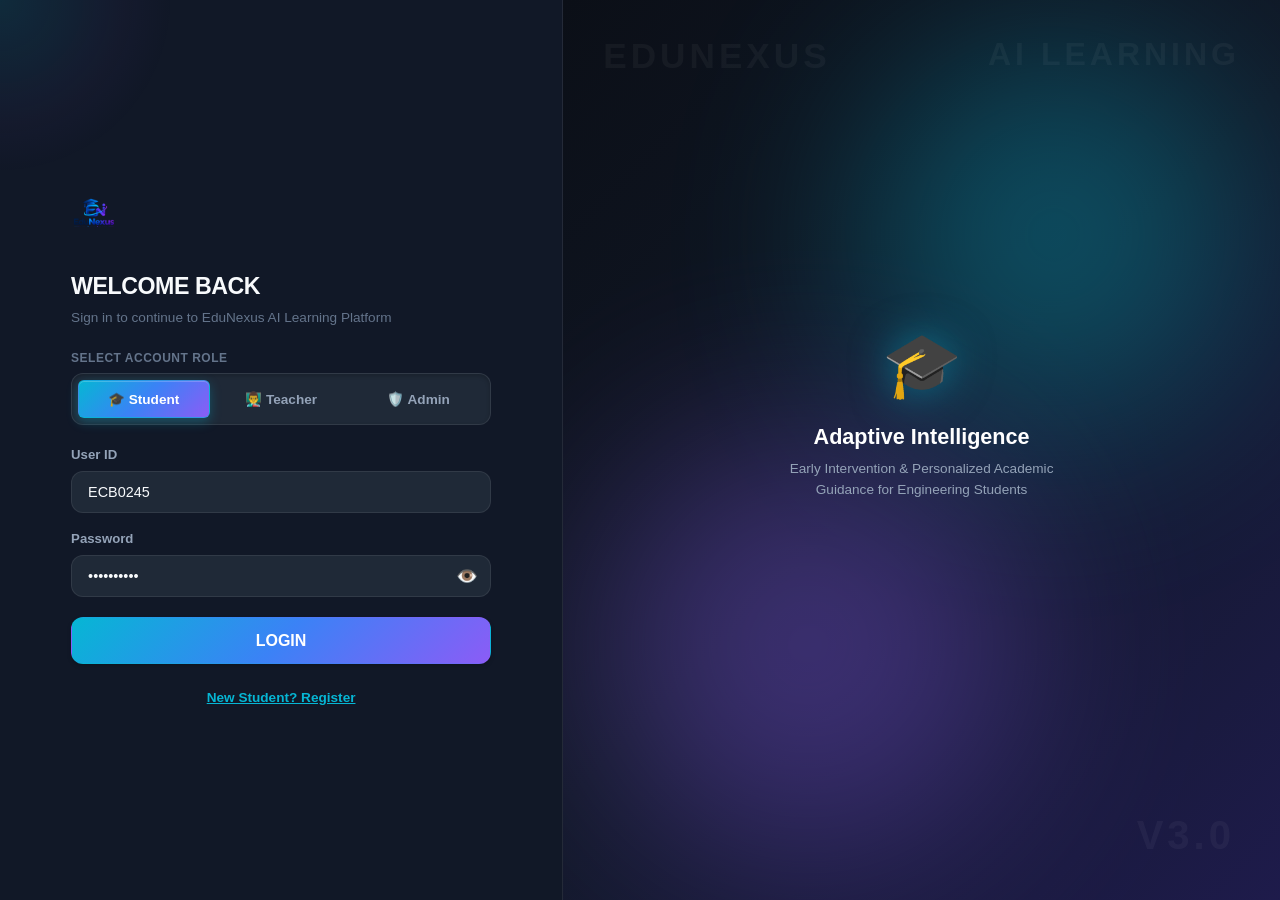
<file: index.html>
<!DOCTYPE html>
<html lang="en" data-theme="dark">
<head>
  <meta charset="UTF-8">
  <meta name="viewport" content="width=device-width, initial-scale=1.0">
  <title>EduNexus — AI-Powered Personalized Learning & Early Intervention</title>
  
  <!-- Modern Typography -->
  <link rel="preconnect" href="https://fonts.googleapis.com">
  <link rel="preconnect" href="https://fonts.gstatic.com" crossorigin>
  <link href="https://fonts.googleapis.com/css2?family=Plus+Jakarta+Sans:wght@400;500;600;700;800&family=JetBrains+Mono:wght@400;600&display=swap" rel="stylesheet">
  
  <!-- CSS Stylesheet System -->
  <link rel="stylesheet" href="css/global.css">
  <link rel="stylesheet" href="css/components.css">
  <link rel="stylesheet" href="css/animations.css">
  <link rel="stylesheet" href="css/auth.css">
  <link rel="stylesheet" href="css/dashboard.css">
  <link rel="stylesheet" href="css/responsive.css">
</head>
<body>

  <!-- SPLASH ENTRANCE SCREEN -->
  <div id="edunexus-splash-screen" class="splash-screen-overlay">
    <div class="splash-logo-wrapper">
      <img src="assets/logo.png" alt="EduNexus — Personalized Learning Platform" class="splash-logo-img">
    </div>
  </div>

  <!-- SPA AUTHENTICATION VIEW WRAPPER -->
  <div id="auth-view-wrapper" style="display: block;"></div>

  <!-- SPA APPLICATION SHELL (PERMANENT FIXED SIDEBAR & HEADER) -->
  <div id="app-shell" class="app-container" style="display: none;">
    <!-- PERMANENT FIXED SIDEBAR WITH USER FOOTER -->
    <aside id="sidebar-container" class="app-sidebar">
      <div class="sidebar-header">
        <a class="sidebar-brand magnetic-target" onclick="Router.navigateDashboard()" title="EduNexus">
          <div class="sidebar-brand-logo-badge">
            <img src="assets/logo.png" alt="EduNexus" class="edunexus-logo-img sidebar-logo-img">
          </div>
          <div class="sidebar-brand-text-container">
            <span class="sidebar-brand-title">EduNexus</span>
            <span class="sidebar-brand-tagline">Learn • Grow • Achieve</span>
          </div>
        </a>
      </div>

      <!-- Navigation Links Scrollable Area -->
      <nav id="sidebar-nav-items" class="sidebar-nav"></nav>

      <!-- PERMANENT SIDEBAR FOOTER USER SECTION -->
      <div class="sidebar-footer" onclick="Auth.openProfileModal(false)" style="cursor:pointer;" title="View Profile">
        <div id="sidebar-user-avatar" class="user-avatar">S</div>
        <div class="user-info">
          <span id="sidebar-user-name" class="user-name">Demo Student</span>
          <span id="sidebar-user-role" class="user-role">STUDENT</span>
        </div>
        <button onclick="event.stopPropagation(); Auth.openProfileModal(true);" class="btn btn-action-ghost btn-sm" style="margin-left: auto; padding: 0.35rem 0.55rem; font-size:0.85rem;" title="Edit Profile">
          ✎
        </button>
      </div>
    </aside>

    <!-- MAIN DASHBOARD CONTENT AREA -->
    <main class="app-main">
      <!-- Top Sticky App Header with Utility Controls -->
      <header class="app-header">
        <div class="header-actions">
          <!-- SINGLE HORIZONTAL GLASS CAPSULE -->
          <div class="glass-header-capsule">
            <!-- 1. NEXAAI PILL -->
            <button class="capsule-item capsule-nexaai" onclick="App.openNexaAIChat()" title="✦ NexaAI Assistant">
              <span class="capsule-icon">✦</span>
              <span class="capsule-text">NexaAI</span>
            </button>

            <div class="capsule-divider"></div>

            <!-- 2. EYE CARE CONTROL -->
            <button class="capsule-item capsule-eyecare" onclick="App.toggleEyeCareTheme()" title="Toggle Eye Protection Mode">
              <span class="capsule-icon">◉</span>
              <span class="capsule-text">Eye Care</span>
            </button>

            <div class="capsule-divider"></div>

            <!-- 3. NOTIFICATION BADGE -->
            <button class="capsule-item capsule-notification" onclick="Notifications.toast('You have no unread notifications.', 'info')" title="Notifications">
              <span class="capsule-icon">🔔</span>
              <span class="capsule-badge">0</span>
            </button>

            <div class="capsule-divider"></div>

            <!-- 4. STUDENT NAME (PLAIN TEXT - NO DROPDOWN ARROW) -->
            <div class="capsule-item capsule-user-name" title="Current Active User">
              <span id="header-user-name">Rahul Meena</span>
            </div>

            <div class="capsule-divider"></div>

            <!-- 5. LOGOUT PILL -->
            <button class="capsule-item capsule-logout" onclick="Auth.logout()" title="Log out of EduNexus">
              <span class="capsule-text">Logout</span>
            </button>
          </div>
        </div>
      </header>

      <!-- Page Body Container (Dynamic SPA Router View) -->
      <div id="page-body-container" class="page-body"></div>
    </main>
  </div>

  <!-- FLOATING ROUND NEXAAI ACTION BUTTON (FIXED BOTTOM-RIGHT) -->
  <button class="nexaai-round-fab" onclick="App.openNexaAIChat()" title="✦ Ask NexaAI Assistant">
    <span style="font-size:1.3rem;">✦</span>
  </button>

  <!-- GLOBAL MODAL OVERLAY CONTAINER -->
  <div id="global-modal-overlay" class="modal-overlay">
    <div class="modal-container">
      <div class="modal-header">
        <h3 id="global-modal-title" class="modal-title">Notification</h3>
        <button class="modal-close" onclick="Notifications.closeModal()">&times;</button>
      </div>
      <div id="global-modal-body" class="modal-body"></div>
      <div id="global-modal-footer" class="modal-footer">
        <button class="btn btn-primary" onclick="Notifications.closeModal()">OK</button>
      </div>
    </div>
  </div>

  <!-- GLOBAL TOAST CONTAINER -->
  <div id="global-toast-container" class="toast-container"></div>

  <!-- JAVASCRIPT MODULAR STACK -->
  <script src="js/storage.js"></script>
  <script src="js/auth.js"></script>
  <script src="js/ai-engine.js"></script>
  <script src="js/quiz.js"></script>
  <script src="js/learning-path.js"></script>
  <script src="js/mindful-break.js"></script>
  <script src="js/student.js"></script>
  <script src="js/teacher.js"></script>
  <script src="js/admin.js"></script>
  <script src="js/subject.js"></script>
  <script src="js/notifications.js"></script>
  <script src="js/animations.js"></script>
  <script src="js/router.js"></script>
  <script src="js/app.js"></script>
</body>
</html>
</file>
<file: css/global.css>
/* ============================================================
   EDUNEXUS — GLOBAL DESIGN SYSTEM & 3-THEME ENGINE
   DARK MODE • LIGHT MODE • EYE PROTECTION MODE
   ============================================================ */

:root {
  /* Color Palette - Dark Theme (Default) */
  --bg-primary: #0B0F17;
  --bg-secondary: #111827;
  --bg-tertiary: #1F2937;
  --bg-card: rgba(17, 24, 39, 0.75);
  --bg-card-hover: rgba(31, 41, 55, 0.85);
  --bg-glass: rgba(17, 24, 39, 0.6);

  --text-primary: #F8FAFC;
  --text-secondary: #94A3B8;
  --text-muted: #64748B;
  
  --accent-cyan: #06B6D4;
  --accent-blue: #3B82F6;
  --accent-purple: #8B5CF6;
  --accent-pink: #EC4899;
  --accent-amber: #F59E0B;
  --accent-emerald: #10B981;
  --accent-rose: #EF4444;

  --gradient-primary: linear-gradient(135deg, #06B6D4 0%, #3B82F6 50%, #8B5CF6 100%);
  --gradient-secondary: linear-gradient(135deg, #3B82F6 0%, #8B5CF6 100%);
  --gradient-glow: radial-gradient(circle at center, rgba(6, 182, 212, 0.15) 0%, rgba(139, 92, 246, 0.05) 50%, transparent 70%);
  --gradient-card: linear-gradient(145deg, rgba(255, 255, 255, 0.05) 0%, rgba(255, 255, 255, 0.01) 100%);

  --border-color: rgba(255, 255, 255, 0.08);
  --border-focus: rgba(6, 182, 212, 0.5);

  --shadow-sm: 0 2px 4px rgba(0, 0, 0, 0.2);
  --shadow-md: 0 4px 12px rgba(0, 0, 0, 0.3);
  --shadow-lg: 0 10px 30px rgba(0, 0, 0, 0.4);
  --shadow-glow: 0 0 20px rgba(6, 182, 212, 0.25);

  --radius-sm: 6px;
  --radius-md: 12px;
  --radius-lg: 20px;
  --radius-full: 9999px;

  --sidebar-width: 250px;
  --sidebar-collapsed-width: 72px;
  --header-height: 70px;

  /* STRICT LAYER Z-INDEX ARCHITECTURE */
  --z-bg: 0;
  --z-decor: 1;
  --z-content: 10;
  --z-header: 100;
  --z-dropdown: 500;
  --z-modal: 1000;
  --z-toast: 1100;
  --z-splash: 9999;

  --font-family: -apple-system, BlinkMacSystemFont, "Segoe UI", Roboto, Helvetica, Arial, sans-serif;
  --transition-fast: 0.15s cubic-bezier(0.4, 0, 0.2, 1);
  --transition-normal: 0.25s cubic-bezier(0.4, 0, 0.2, 1);
  --transition-slow: 0.4s cubic-bezier(0.4, 0, 0.2, 1);
}

/* 1. LIGHT MODE THEME OVERRIDES */
[data-theme="light"] {
  --bg-primary: #F8FAFC;
  --bg-secondary: #FFFFFF;
  --bg-tertiary: #F1F5F9;
  --bg-card: rgba(255, 255, 255, 0.9);
  --bg-card-hover: rgba(241, 245, 249, 0.95);
  --bg-glass: rgba(255, 255, 255, 0.85);

  --text-primary: #0F172A;
  --text-secondary: #475569;
  --text-muted: #64748B;

  --border-color: rgba(0, 0, 0, 0.08);
  --border-focus: rgba(3B82F6, 0.5);

  --shadow-sm: 0 2px 4px rgba(0, 0, 0, 0.05);
  --shadow-md: 0 4px 12px rgba(0, 0, 0, 0.08);
  --shadow-lg: 0 10px 30px rgba(0, 0, 0, 0.12);
  --shadow-glow: 0 0 20px rgba(59, 130, 246, 0.15);
}

/* 2. EYE PROTECTION (EYECARE) WARM ACADEMIC THEME OVERRIDES */
[data-theme="eyecare"] {
  --bg-primary: #FDFBF7;
  --bg-secondary: #F7F3E9;
  --bg-tertiary: #EFE9D9;
  --bg-card: rgba(247, 243, 233, 0.92);
  --bg-card-hover: rgba(239, 233, 217, 0.95);
  --bg-glass: rgba(247, 243, 233, 0.88);

  --text-primary: #2D3748;
  --text-secondary: #4A5568;
  --text-muted: #718096;

  --accent-cyan: #0D9488;
  --accent-blue: #2563EB;
  --accent-purple: #7C3AED;
  --accent-amber: #D97706;

  --border-color: rgba(45, 55, 72, 0.12);
  --border-focus: rgba(13, 148, 136, 0.5);

  --shadow-sm: 0 2px 4px rgba(45, 55, 72, 0.05);
  --shadow-md: 0 4px 12px rgba(45, 55, 72, 0.08);
  --shadow-lg: 0 10px 30px rgba(45, 55, 72, 0.12);
  --shadow-glow: 0 0 20px rgba(13, 148, 136, 0.15);
}

/* Base Resets & Smooth Global Color Transitions */
*, *::before, *::after {
  box-sizing: border-box;
  margin: 0;
  padding: 0;
}

html, body {
  width: 100%;
  height: 100%;
  font-family: var(--font-family);
  background-color: var(--bg-primary);
  color: var(--text-primary);
  overflow-x: hidden;
  line-height: 1.5;
  -webkit-font-smoothing: antialiased;
  -webkit-tap-highlight-color: transparent;
  transition: background-color 0.25s ease, color 0.25s ease;
}

body {
  display: flex;
  flex-direction: column;
  min-height: 100vh;
}

/* Scrollbar Styling */
::-webkit-scrollbar {
  width: 6px;
  height: 6px;
}
::-webkit-scrollbar-track {
  background: var(--bg-primary);
}
::-webkit-scrollbar-thumb {
  background: var(--bg-tertiary);
  border-radius: var(--radius-full);
}
::-webkit-scrollbar-thumb:hover {
  background: var(--accent-cyan);
}

/* Utility Layout Classes */
.flex { display: flex; }
.flex-col { flex-direction: column; }
.items-center { align-items: center; }
.justify-between { justify-content: space-between; }
.justify-center { justify-content: center; }
.gap-1 { gap: 0.25rem; }
.gap-2 { gap: 0.5rem; }
.gap-3 { gap: 0.75rem; }
.gap-4 { gap: 1rem; }
.gap-6 { gap: 1.5rem; }

.grid { display: grid; }
.grid-2 { grid-template-columns: repeat(2, 1fr); }
.grid-3 { grid-template-columns: repeat(3, 1fr); }
.grid-4 { grid-template-columns: repeat(4, 1fr); }

.w-full { width: 100%; }
.h-full { height: 100%; }

.text-sm { font-size: 0.875rem; }
.text-xs { font-size: 0.75rem; }
.text-lg { font-size: 1.125rem; }
.text-xl { font-size: 1.25rem; }
.text-2xl { font-size: 1.5rem; }
.font-bold { font-weight: 700; }
.font-medium { font-weight: 500; }

.gradient-text {
  background: var(--gradient-primary);
  -webkit-background-clip: text;
  -webkit-text-fill-color: transparent;
}

.hidden { display: none !important; }

/* Accessibility: Respect Reduced Motion Preference */
@media (prefers-reduced-motion: reduce) {
  *, *::before, *::after {
    animation-duration: 0.01ms !important;
    animation-iteration-count: 1 !important;
    transition-duration: 0.01ms !important;
    scroll-behavior: auto !important;
  }
}
</file>
<file: css/components.css>
/* ============================================================
   EDUNEXUS — REUSABLE UI COMPONENTS & OFFICIAL BRAND LOGO
   ============================================================ */

/* Official EduNexus Logo Component */
.edunexus-logo-img {
  height: auto;
  max-height: 52px;
  width: auto;
  object-fit: contain;
  transition: transform 250ms ease, filter 250ms ease;
  filter: drop-shadow(0 2px 8px rgba(6, 182, 212, 0.15));
  user-select: none;
}

.edunexus-logo-img:hover {
  transform: scale(1.04);
  filter: drop-shadow(0 4px 16px rgba(6, 182, 212, 0.35));
}

/* Splash Screen Entrance Animation */
.splash-screen-overlay {
  position: fixed;
  top: 0;
  left: 0;
  width: 100vw;
  height: 100vh;
  background: var(--bg-primary);
  display: flex;
  align-items: center;
  justify-content: center;
  z-index: 9999;
  opacity: 1;
  transition: opacity 500ms ease, visibility 500ms ease;
  pointer-events: none;
}

.splash-screen-overlay.fade-out {
  opacity: 0;
  visibility: hidden;
}

.splash-logo-wrapper {
  animation: splashLogoEntrance 750ms ease-out forwards;
}

.splash-logo-img {
  max-height: 95px;
  width: auto;
  object-fit: contain;
  filter: drop-shadow(0 8px 24px rgba(6, 182, 212, 0.4));
}

@keyframes splashLogoEntrance {
  0% {
    opacity: 0;
    transform: scale(0.96);
  }
  100% {
    opacity: 1;
    transform: scale(1);
  }
}

/* Live Date & Clock Widget */
.live-clock-widget {
  background: var(--bg-tertiary);
  backdrop-filter: blur(10px);
  border: 1px solid var(--border-color);
  border-radius: var(--radius-md);
  padding: 0.5rem 0.85rem;
  display: inline-flex;
  align-items: center;
  gap: 0.65rem;
  box-shadow: var(--shadow-sm);
  user-select: none;
}

.live-clock-time {
  font-family: 'JetBrains Mono', monospace;
  font-size: 1rem;
  font-weight: 700;
  color: var(--accent-cyan);
}

.clock-pulse-dot {
  width: 7px;
  height: 7px;
  background: var(--accent-cyan);
  border-radius: 50%;
  animation: pulseDot 1.5s infinite ease-in-out;
}

@keyframes pulseDot {
  0%, 100% { opacity: 1; transform: scale(1); }
  50% { opacity: 0.3; transform: scale(0.85); }
}

/* Universal Back Navigation Button (ONLY ← SYMBOL) */
.back-nav-btn {
  display: inline-flex;
  align-items: center;
  justify-content: center;
  font-size: 1.15rem;
  font-weight: 800;
  color: var(--accent-cyan);
  background: var(--bg-tertiary);
  border: 1px solid var(--border-color);
  border-radius: var(--radius-sm);
  padding: 0.35rem 0.75rem;
  cursor: pointer;
  margin-bottom: 1.25rem;
  transition: background 0.2s ease, transform 0.2s ease, border-color 0.2s ease;
  text-decoration: none;
  line-height: 1;
  user-select: none;
}

.back-nav-btn:hover {
  background: rgba(6, 182, 212, 0.15);
  border-color: var(--accent-cyan);
  transform: translateX(-3px);
}

/* Achievement Progress Bar */
.achievement-progress-bar {
  height: 6px;
  background: var(--bg-tertiary);
  border-radius: var(--radius-full);
  overflow: hidden;
  margin-top: 0.5rem;
  position: relative;
}

.achievement-progress-fill {
  height: 100%;
  background: var(--gradient-primary);
  border-radius: var(--radius-full);
  transition: width 0.6s ease;
}

/* Buttons */
.btn {
  display: inline-flex;
  align-items: center;
  justify-content: center;
  gap: 0.5rem;
  padding: 0.65rem 1.25rem;
  font-family: var(--font-family);
  font-size: 0.9rem;
  font-weight: 600;
  border-radius: var(--radius-md);
  border: 1px solid transparent;
  cursor: pointer;
  transition: all var(--transition-fast);
  outline: none;
  user-select: none;
  white-space: nowrap;
}

.btn-primary {
  background: var(--gradient-primary);
  color: #FFFFFF;
  box-shadow: var(--shadow-sm);
}
.btn-primary:hover {
  transform: translateY(-2px) scale(1.02);
  box-shadow: var(--shadow-glow);
}
.btn-primary:active {
  transform: translateY(0) scale(0.98);
}

.btn-secondary {
  background: var(--bg-tertiary);
  color: var(--text-primary);
  border-color: var(--border-color);
}
.btn-secondary:hover {
  background: var(--bg-card-hover);
  border-color: var(--text-muted);
  transform: translateY(-1px);
}

.btn-outline {
  background: transparent;
  color: var(--accent-cyan);
  border-color: var(--accent-cyan);
}
.btn-outline:hover {
  background: rgba(6, 182, 212, 0.1);
  box-shadow: 0 0 12px rgba(6, 182, 212, 0.2);
}

.btn-danger {
  background: rgba(239, 68, 68, 0.15);
  color: #F87171;
  border-color: rgba(239, 68, 68, 0.3);
}
.btn-danger:hover {
  background: rgba(239, 68, 68, 0.3);
  color: #FFFFFF;
}

.btn-sm {
  padding: 0.4rem 0.85rem;
  font-size: 0.8rem;
  border-radius: var(--radius-sm);
}

.btn-lg {
  padding: 0.85rem 1.75rem;
  font-size: 1rem;
}

/* Glass & Card Containers */
.card {
  background: var(--bg-card);
  backdrop-filter: blur(12px);
  -webkit-backdrop-filter: blur(12px);
  border: 1px solid var(--border-color);
  border-radius: var(--radius-md);
  padding: 1.5rem;
  transition: transform var(--transition-normal), box-shadow var(--transition-normal), border-color var(--transition-normal);
  position: relative;
  overflow: hidden;
}

.card:hover {
  transform: translateY(-3px) scale(1.015);
  box-shadow: var(--shadow-md);
  border-color: rgba(255, 255, 255, 0.15);
}

.card-gradient-border {
  position: relative;
}

.card-gradient-border::before {
  content: '';
  position: absolute;
  top: 0;
  left: 0;
  right: 0;
  height: 2px;
  background: var(--gradient-primary);
}

/* Badges */
.badge {
  display: inline-flex;
  align-items: center;
  gap: 0.25rem;
  padding: 0.25rem 0.6rem;
  font-size: 0.75rem;
  font-weight: 700;
  border-radius: var(--radius-full);
  text-transform: uppercase;
  letter-spacing: 0.05em;
}

.badge-cyan {
  background: rgba(6, 182, 212, 0.15);
  color: var(--accent-cyan);
  border: 1px solid rgba(6, 182, 212, 0.3);
}

.badge-purple {
  background: rgba(139, 92, 246, 0.15);
  color: var(--accent-purple);
  border: 1px solid rgba(139, 92, 246, 0.3);
}

.badge-high {
  background: rgba(239, 68, 68, 0.15);
  color: #F87171;
  border: 1px solid rgba(239, 68, 68, 0.3);
}

.badge-medium {
  background: rgba(245, 158, 11, 0.15);
  color: #FBBF24;
  border: 1px solid rgba(245, 158, 11, 0.3);
}

.badge-low {
  background: rgba(16, 185, 129, 0.15);
  color: #34D399;
  border: 1px solid rgba(16, 185, 129, 0.3);
}

/* Form Controls */
.form-group {
  margin-bottom: 1.25rem;
  display: flex;
  flex-direction: column;
  gap: 0.4rem;
}

.form-label {
  font-size: 0.825rem;
  font-weight: 600;
  color: var(--text-secondary);
}

.form-control {
  width: 100%;
  padding: 0.75rem 1rem;
  font-family: var(--font-family);
  font-size: 0.9rem;
  color: var(--text-primary);
  background: var(--bg-tertiary);
  border: 1px solid var(--border-color);
  border-radius: var(--radius-md);
  transition: border-color var(--transition-fast), box-shadow var(--transition-fast);
  outline: none;
}

.form-control:focus {
  border-color: var(--accent-cyan);
  box-shadow: 0 0 0 3px rgba(6, 182, 212, 0.15);
}

/* Modals */
.modal-overlay {
  position: fixed;
  top: 0;
  left: 0;
  right: 0;
  bottom: 0;
  background: rgba(11, 15, 25, 0.75);
  backdrop-filter: blur(8px);
  -webkit-backdrop-filter: blur(8px);
  display: flex;
  align-items: center;
  justify-content: center;
  z-index: 1000;
  opacity: 0;
  visibility: hidden;
  transition: opacity var(--transition-normal), visibility var(--transition-normal);
}

.modal-overlay.active {
  opacity: 1;
  visibility: visible;
}

.modal-container {
  background: var(--bg-secondary);
  border: 1px solid var(--border-color);
  border-radius: var(--radius-lg);
  width: 90%;
  max-width: 540px;
  box-shadow: var(--shadow-lg);
  transform: scale(0.95);
  transition: transform var(--transition-normal);
  overflow: hidden;
}

.modal-overlay.active .modal-container {
  transform: scale(1);
}

.modal-header {
  padding: 1.25rem 1.5rem;
  border-bottom: 1px solid var(--border-color);
  display: flex;
  align-items: center;
  justify-content: space-between;
}

.modal-title {
  font-size: 1.15rem;
  font-weight: 700;
  color: var(--text-primary);
}

.modal-close {
  background: transparent;
  border: none;
  color: var(--text-muted);
  font-size: 1.5rem;
  cursor: pointer;
  line-height: 1;
}

.modal-body {
  padding: 1.5rem;
  max-height: 70vh;
  overflow-y: auto;
}

.modal-footer {
  padding: 1rem 1.5rem;
  border-top: 1px solid var(--border-color);
  display: flex;
  justify-content: flex-end;
  gap: 0.75rem;
  background: var(--bg-tertiary);
}

/* Toast Notifications */
.toast-container {
  position: fixed;
  bottom: 1.5rem;
  right: 1.5rem;
  z-index: 1100;
  display: flex;
  flex-direction: column;
  gap: 0.75rem;
}

.toast {
  display: flex;
  align-items: center;
  gap: 0.75rem;
  padding: 0.85rem 1.25rem;
  background: var(--bg-card);
  border: 1px solid var(--border-color);
  border-radius: var(--radius-md);
  box-shadow: var(--shadow-md);
  color: var(--text-primary);
  font-size: 0.875rem;
  font-weight: 500;
  animation: slideInRight 0.3s ease-out forwards;
}

@keyframes slideInRight {
  from { transform: translateX(100%); opacity: 0; }
  to { transform: translateX(0); opacity: 1; }
}

/* AI Sparkle Icon */
.ai-sparkle-icon {
  display: inline-block;
  color: var(--accent-cyan);
  animation: pulseGlow 2s infinite ease-in-out;
}

@keyframes pulseGlow {
  0%, 100% { transform: scale(1); filter: drop-shadow(0 0 4px var(--accent-cyan)); }
  50% { transform: scale(1.2); filter: drop-shadow(0 0 10px var(--accent-cyan)); }
}
</file>
<file: css/animations.css>
/* ============================================================
   EDUNEXUS — PREMIUM KEYFRAME ANIMATIONS & MICRO-INTERACTIONS
   ============================================================ */

/* Fade-In Entrance Utility */
@keyframes fadeIn {
  from { opacity: 0; transform: translateY(8px); }
  to { opacity: 1; transform: translateY(0); }
}

.fade-in {
  animation: fadeIn 0.3s ease-out forwards;
}

/* Cursor Spotlight Radial Overlay (Desktop Only) */
.cursor-spotlight {
  position: fixed;
  top: 0;
  left: 0;
  width: 350px;
  height: 350px;
  border-radius: 50%;
  background: radial-gradient(circle, rgba(6, 182, 212, 0.12) 0%, rgba(139, 92, 246, 0.03) 50%, transparent 70%);
  pointer-events: none;
  transform: translate(-50%, -50%);
  z-index: 9999;
  transition: opacity 0.3s ease;
}

/* Official Logo Premium Hover & Magnetic Proximity */
.sidebar-brand img, .auth-brand img, .edunexus-logo-img {
  transition: transform 0.3s cubic-bezier(0.34, 1.56, 0.64, 1), filter 0.3s ease, box-shadow 0.3s ease;
  transform-origin: center center;
}

.sidebar-brand:hover img, .auth-brand:hover img, .edunexus-logo-img:hover {
  transform: scale(1.04) translateY(-1px);
  filter: brightness(1.1) drop-shadow(0 0 12px rgba(6, 182, 212, 0.4));
}

/* Single Gentle 👋 Hand Wave */
@keyframes singleWave {
  0% { transform: rotate(0deg); }
  20% { transform: rotate(14deg); }
  40% { transform: rotate(-8deg); }
  60% { transform: rotate(14deg); }
  80% { transform: rotate(-4deg); }
  100% { transform: rotate(0deg); }
}

.wave-hand {
  display: inline-block;
  transform-origin: 70% 70%;
  animation: singleWave 1.2s cubic-bezier(0.36, 0.07, 0.19, 0.97) once;
}

/* Staggered Dashboard Section Entrance */
@keyframes staggeredCascade {
  from {
    opacity: 0;
    transform: translateY(18px);
  }
  to {
    opacity: 1;
    transform: translateY(0);
  }
}

.stagger-section {
  opacity: 0;
  animation: staggeredCascade 0.45s cubic-bezier(0.16, 1, 0.3, 1) forwards;
}

.stagger-1 { animation-delay: 0.05s; }
.stagger-2 { animation-delay: 0.12s; }
.stagger-3 { animation-delay: 0.19s; }
.stagger-4 { animation-delay: 0.26s; }
.stagger-5 { animation-delay: 0.33s; }
.stagger-6 { animation-delay: 0.40s; }
.stagger-7 { animation-delay: 0.47s; }

/* AI Sparkle Gently Breathing Icon */
@keyframes aiSparkleBreathing {
  0%, 100% { opacity: 0.5; transform: scale(1); }
  50% { opacity: 1; transform: scale(1.15); filter: drop-shadow(0 0 8px rgba(6, 182, 212, 0.8)); }
}

.ai-sparkle-icon {
  display: inline-block;
  animation: aiSparkleBreathing 3s ease-in-out infinite;
  color: var(--accent-cyan);
}

/* AI Recommended Topic Animated Gradient Border */
@keyframes slowGradientMove {
  0% { background-position: 0% 50%; }
  50% { background-position: 100% 50%; }
  100% { background-position: 0% 50%; }
}

.ai-recommended-glow {
  position: relative;
  background-size: 200% 200% !important;
  animation: slowGradientMove 6s ease infinite;
}

/* Floating Decorative Elements */
@keyframes slowFloat {
  0%, 100% { transform: translateY(0px); }
  50% { transform: translateY(-6px); }
}

.floating-decorative-element {
  position: absolute;
  pointer-events: none;
  opacity: 0.12;
  animation: slowFloat 5s ease-in-out infinite;
  user-select: none;
}

/* Quiz Question Transition Animations */
@keyframes slideOutLeft {
  from { opacity: 1; transform: translateX(0); }
  to { opacity: 0; transform: translateX(-25px); }
}

@keyframes slideInRight {
  from { opacity: 0; transform: translateX(25px); }
  to { opacity: 1; transform: translateX(0); }
}

.quiz-slide-in {
  animation: slideInRight 0.3s cubic-bezier(0.16, 1, 0.3, 1) forwards;
}

/* Incorrect Answer Shake */
@keyframes incorrectShake {
  0%, 100% { transform: translateX(0); }
  25% { transform: translateX(-4px); }
  50% { transform: translateX(4px); }
  75% { transform: translateX(-2px); }
}

.option-incorrect {
  animation: incorrectShake 0.28s ease-in-out;
  border-color: var(--accent-rose) !important;
  background: rgba(239, 68, 68, 0.12) !important;
}

/* Correct Answer Pulse */
@keyframes correctPulse {
  0% { transform: scale(0.85); }
  50% { transform: scale(1.08); }
  100% { transform: scale(1); }
}

.option-correct-badge {
  animation: correctPulse 0.3s cubic-bezier(0.34, 1.56, 0.64, 1);
  color: var(--accent-emerald) !important;
}

/* Achievement Unlocked Sparkle Animation */
@keyframes achievementPop {
  0% { transform: scale(0.8); opacity: 0; }
  60% { transform: scale(1.06); opacity: 1; }
  100% { transform: scale(1); }
}

.achievement-pop {
  animation: achievementPop 0.5s cubic-bezier(0.34, 1.56, 0.64, 1) forwards;
}

/* Student Reading Character Animation */
@keyframes walkAndRead {
  0% { transform: translateX(0px) scaleX(1); }
  42% { transform: translateX(240px) scaleX(1) rotate(0deg); }
  46% { transform: translateX(240px) scaleX(1) rotate(180deg); }
  50% { transform: translateX(240px) scaleX(1) rotate(360deg); }
  51% { transform: translateX(240px) scaleX(-1); }
  92% { transform: translateX(0px) scaleX(-1) rotate(0deg); }
  96% { transform: translateX(0px) scaleX(-1) rotate(180deg); }
  100% { transform: translateX(0px) scaleX(1) rotate(360deg); }
}

.reading-student-character {
  position: relative;
  display: inline-flex;
  align-items: center;
  justify-content: center;
  width: 48px;
  height: 48px;
  animation: walkAndRead 12s ease-in-out infinite;
  user-select: none;
}

.reading-student-avatar {
  width: 40px;
  height: 40px;
  background: var(--gradient-primary);
  border-radius: 50%;
  display: flex;
  align-items: center;
  justify-content: center;
  color: white;
  font-size: 20px;
  box-shadow: 0 4px 12px rgba(6, 182, 212, 0.4);
}

/* Subtle Educational Background Ambient Visual Node */
@keyframes ambientNodeFloat {
  0%, 100% { transform: translateY(0px) scale(1); opacity: 0.15; }
  50% { transform: translateY(-10px) scale(1.05); opacity: 0.25; }
}

.ambient-decor-node {
  position: absolute;
  pointer-events: none;
  border-radius: 50%;
  background: radial-gradient(circle, var(--accent-cyan) 0%, rgba(139, 92, 246, 0.2) 60%, transparent 80%);
  animation: ambientNodeFloat 5s ease-in-out infinite;
  z-index: var(--z-decor);
}

/* ============================================================
   ADOBE-INSPIRED MOTION DESIGN & MICRO-INTERACTIONS
   ============================================================ */

:root {
  --ease-adobe-out: cubic-bezier(0.16, 1, 0.3, 1);
  --ease-adobe-in-out: cubic-bezier(0.65, 0, 0.35, 1);
  --ease-adobe-spring: cubic-bezier(0.34, 1.56, 0.64, 1);
  --motion-duration-fast: 0.2s;
  --motion-duration-medium: 0.35s;
  --motion-duration-slow: 0.55s;
}

/* Scroll-Triggered Reveal Classes (IntersectionObserver Target) */
.reveal-on-scroll {
  opacity: 0;
  transform: translateY(24px) scale(0.985);
  transition: opacity var(--motion-duration-slow) var(--ease-adobe-out),
              transform var(--motion-duration-slow) var(--ease-adobe-out);
  will-change: opacity, transform;
}

.reveal-on-scroll.is-visible {
  opacity: 1;
  transform: translateY(0) scale(1);
}

/* Adobe-Inspired Micro Hover Elevation & Micro-Interactions */
.card, .stat-card, .btn, .dropdown-item {
  transition: transform var(--motion-duration-fast) var(--ease-adobe-out),
              box-shadow var(--motion-duration-fast) var(--ease-adobe-out),
              border-color var(--motion-duration-fast) ease,
              background-color var(--motion-duration-fast) ease;
  will-change: transform, box-shadow;
}

.card:hover, .stat-card:hover {
  transform: translateY(-3px) scale(1.004);
  box-shadow: 0 12px 28px rgba(0, 0, 0, 0.28), 0 0 16px rgba(6, 182, 212, 0.12);
}

.btn:hover {
  transform: translateY(-1.5px);
  box-shadow: 0 4px 14px rgba(6, 182, 212, 0.25);
}

.btn:active {
  transform: translateY(0.5px) scale(0.985);
}

/* Page View Route Transitions */
.page-route-enter {
  opacity: 0;
  transform: translateY(14px);
  animation: adobePageEnter var(--motion-duration-medium) var(--ease-adobe-out) forwards;
}

@keyframes adobePageEnter {
  from {
    opacity: 0;
    transform: translateY(14px) scale(0.99);
  }
  to {
    opacity: 1;
    transform: translateY(0) scale(1);
  }
}

/* Staggered Grid & Card Cascades */
.stagger-container > * {
  opacity: 0;
  transform: translateY(16px);
  animation: adobeStaggerItem var(--motion-duration-medium) var(--ease-adobe-out) forwards;
}

.stagger-container > *:nth-child(1) { animation-delay: 0.04s; }
.stagger-container > *:nth-child(2) { animation-delay: 0.08s; }
.stagger-container > *:nth-child(3) { animation-delay: 0.12s; }
.stagger-container > *:nth-child(4) { animation-delay: 0.16s; }
.stagger-container > *:nth-child(5) { animation-delay: 0.20s; }
.stagger-container > *:nth-child(6) { animation-delay: 0.24s; }

@keyframes adobeStaggerItem {
  to {
    opacity: 1;
    transform: translateY(0);
  }
}

/* Smooth Risk Filter Roster Row Transitions */
#teacher-roster-tbody tr {
  transition: opacity 0.25s var(--ease-adobe-out), transform 0.25s var(--ease-adobe-out);
}

/* Modal & Drawer Entrance / Exit */
.modal-overlay-enter {
  animation: modalOverlayFade 0.25s ease forwards;
}

@keyframes modalOverlayFade {
  from { opacity: 0; }
  to { opacity: 1; }
}

.modal-content-enter {
  animation: modalScaleUp 0.3s var(--ease-adobe-out) forwards;
}

@keyframes modalScaleUp {
  from { opacity: 0; transform: scale(0.96) translateY(10px); }
  to { opacity: 1; transform: scale(1) translateY(0); }
}

/* Parallax Element Layer Classes */
.parallax-layer-slow {
  transition: transform 0.15s ease-out;
  will-change: transform;
}

.parallax-layer-fast {
  transition: transform 0.1s ease-out;
  will-change: transform;
}

/* Very Subtle Bouncing Motion for NexaAI Buttons */
@keyframes subtleBounce {
  0%, 100% { transform: translateY(0px); }
  50% { transform: translateY(-4px); }
}

.nexaai-floating-btn {
  background: var(--gradient-primary) !important;
  color: #FFFFFF !important;
  border: 1px solid rgba(6, 182, 212, 0.5) !important;
  border-radius: 9999px !important;
  padding: 0.35rem 0.85rem !important;
  display: inline-flex !important;
  align-items: center !important;
  gap: 0.45rem !important;
  font-weight: 800 !important;
  font-size: 0.75rem !important;
  box-shadow: 0 4px 14px rgba(6, 182, 212, 0.35) !important;
  animation: subtleBounce 3s ease-in-out infinite;
  cursor: pointer;
  position: relative;
  z-index: 100;
  transition: transform 0.2s var(--ease-adobe-out), box-shadow 0.2s ease !important;
}

.nexaai-floating-btn:hover {
  animation-play-state: paused;
  transform: translateY(-2px) scale(1.04) !important;
  box-shadow: 0 6px 20px rgba(6, 182, 212, 0.5) !important;
}

/* Floating Round Action Button (Fixed Bottom-Right) */
.nexaai-round-fab {
  position: fixed;
  bottom: 24px;
  right: 24px;
  width: 52px;
  height: 52px;
  border-radius: 50%;
  background: var(--gradient-primary);
  color: #FFFFFF;
  border: 1px solid rgba(255, 255, 255, 0.25);
  box-shadow: 0 8px 24px rgba(6, 182, 212, 0.45), 0 0 16px rgba(139, 92, 246, 0.3);
  display: flex;
  align-items: center;
  justify-content: center;
  cursor: pointer;
  z-index: 999;
  animation: subtleBounce 3.5s ease-in-out infinite;
  transition: transform 0.25s cubic-bezier(0.34, 1.56, 0.64, 1), box-shadow 0.25s ease;
}

.nexaai-round-fab:hover {
  animation-play-state: paused;
  transform: scale(1.1) translateY(-3px);
  box-shadow: 0 12px 30px rgba(6, 182, 212, 0.6), 0 0 20px rgba(139, 92, 246, 0.5);
}

/* Accessibility — Reduced Motion Media Query Support */
@media (prefers-reduced-motion: reduce) {
  *, ::before, ::after {
    animation-duration: 0.01ms !important;
    animation-iteration-count: 1 !important;
    transition-duration: 0.01ms !important;
    scroll-behavior: auto !important;
  }

  .reveal-on-scroll,
  .stagger-section,
  .stagger-container > * {
    opacity: 1 !important;
    transform: none !important;
  }

  .parallax-layer-slow,
  .parallax-layer-fast,
  .floating-decorative-element,
  .reading-student-character {
    animation: none !important;
    transform: none !important;
  }
}
</file>
<file: css/auth.css>
/* ============================================================
   EDUNEXUS — SPLIT-SCREEN SAAS AUTHENTICATION SYSTEM
   ============================================================ */

.auth-split-wrapper {
  display: flex;
  min-height: 100vh;
  width: 100%;
  background: var(--bg-primary);
  position: relative;
  overflow: hidden;
}

/* ============================================================
   CENTERED FLOATING LOGIN CARD & ATMOSPHERIC CANVAS
   (Inspired by reference composition, styled with EduNexus tokens)
   ============================================================ */
.auth-centered-wrapper {
  display: flex;
  min-height: 100vh;
  width: 100%;
  align-items: center;
  justify-content: center;
  background: radial-gradient(circle at 50% 30%, rgba(6, 182, 212, 0.15) 0%, rgba(139, 92, 246, 0.08) 35%, var(--bg-primary) 70%);
  position: relative;
  overflow: hidden;
  padding: 2rem 1.5rem;
}

[data-theme="light"] .auth-centered-wrapper {
  background: radial-gradient(circle at 50% 30%, rgba(6, 182, 212, 0.12) 0%, rgba(139, 92, 246, 0.06) 40%, var(--bg-primary) 85%);
}

.auth-floating-card {
  width: 100%;
  max-width: 440px;
  background: rgba(17, 24, 39, 0.78);
  backdrop-filter: blur(20px);
  -webkit-backdrop-filter: blur(20px);
  border: 1px solid rgba(255, 255, 255, 0.12);
  border-radius: var(--radius-lg);
  padding: 2.75rem 2.25rem;
  box-shadow: 0 20px 50px rgba(0, 0, 0, 0.45), 0 0 30px rgba(6, 182, 212, 0.12);
  text-align: center;
  position: relative;
  z-index: 10;
  animation: authCardEnter 0.45s cubic-bezier(0.16, 1, 0.3, 1) forwards;
}

[data-theme="light"] .auth-floating-card {
  background: rgba(255, 255, 255, 0.88);
  border: 1px solid rgba(0, 0, 0, 0.08);
  box-shadow: 0 20px 50px rgba(0, 0, 0, 0.08), 0 0 20px rgba(6, 182, 212, 0.08);
}

@keyframes authCardEnter {
  from { opacity: 0; transform: translateY(20px) scale(0.97); }
  to { opacity: 1; transform: translateY(0) scale(1); }
}

.auth-brand-badge {
  display: inline-flex;
  align-items: center;
  justify-content: center;
  width: 64px;
  height: 64px;
  border-radius: 50%;
  background: var(--bg-tertiary);
  border: 1px solid var(--border-color);
  margin: 0 auto 1.25rem auto;
  box-shadow: 0 4px 16px rgba(6, 182, 212, 0.25);
  transition: transform 0.3s cubic-bezier(0.34, 1.56, 0.64, 1);
}

.auth-brand-badge:hover {
  transform: scale(1.08) rotate(4deg);
}

.auth-brand-badge img {
  height: 38px;
  width: auto;
}

/* ============================================================
   LEFT PANEL — AUTHENTICATION FORM (44% WIDTH)
   ============================================================ */
.auth-left-panel {
  flex: 0 0 44%;
  max-width: 44%;
  background: var(--bg-secondary);
  border-right: 1px solid var(--border-color);
  display: flex;
  flex-direction: column;
  justify-content: center;
  align-items: center;
  padding: 3rem 2.5rem;
  z-index: 10;
  position: relative;
}

.auth-left-content {
  width: 100%;
  max-width: 420px;
}

/* Logo Styling */
.auth-header-logo {
  display: flex;
  align-items: center;
  gap: 0.75rem;
  margin-bottom: 2rem;
}

.auth-header-logo img {
  height: 46px;
  width: auto;
  transition: transform 250ms ease, filter 250ms ease;
  transform-origin: center center;
}

.auth-header-logo:hover img {
  transform: scale(1.05);
  filter: drop-shadow(0 0 10px rgba(6, 182, 212, 0.35));
}

/* Segmented Control: Sign In / Create Account */
.segmented-control {
  display: flex;
  background: var(--bg-tertiary);
  border-radius: var(--radius-md);
  padding: 0.3rem;
  margin-bottom: 1.5rem;
  border: 1px solid var(--border-color);
}

.segmented-tab {
  flex: 1;
  padding: 0.6rem 0;
  text-align: center;
  font-size: 0.9rem;
  font-weight: 600;
  color: var(--text-secondary);
  border: none;
  background: transparent;
  border-radius: var(--radius-sm);
  cursor: pointer;
  transition: all var(--transition-fast);
}

.segmented-tab.active {
  background: var(--gradient-primary);
  color: #FFFFFF;
  box-shadow: var(--shadow-sm);
}

/* Role Selector Tabs (Segmented Control) */
.role-tabs {
  display: flex;
  background: var(--bg-tertiary);
  border: 1px solid var(--border-color);
  border-radius: var(--radius-md);
  padding: 0.35rem;
  gap: 0.35rem;
  box-shadow: inset 0 2px 4px rgba(0, 0, 0, 0.2);
}

.role-tab {
  flex: 1;
  padding: 0.65rem 0.5rem;
  text-align: center;
  font-size: 0.85rem;
  font-weight: 700;
  color: var(--text-secondary);
  background: transparent;
  border: 1px solid transparent;
  border-radius: var(--radius-sm);
  cursor: pointer;
  transition: all 0.2s cubic-bezier(0.4, 0, 0.2, 1);
  display: flex;
  align-items: center;
  justify-content: center;
  gap: 0.35rem;
  user-select: none;
}

.role-tab:hover:not(.active) {
  color: var(--text-primary);
  background: rgba(255, 255, 255, 0.05);
}

.role-tab.active {
  background: var(--gradient-primary);
  color: #FFFFFF;
  border-color: rgba(6, 182, 212, 0.5);
  box-shadow: 0 4px 12px rgba(6, 182, 212, 0.3), inset 0 1px 0 rgba(255, 255, 255, 0.2);
}

/* Input Focus Protection (No Layout Shifts) */
.form-control {
  transition: border-color 0.2s ease, box-shadow 0.2s ease;
}

.form-control:focus {
  border-color: var(--accent-cyan);
  box-shadow: 0 0 0 3px rgba(6, 182, 212, 0.15);
}

/* Password Input Wrapper with Show/Hide Eye Icon */
.password-input-wrapper {
  position: relative;
  width: 100%;
}

.password-input-wrapper input {
  padding-right: 2.75rem;
}

.password-toggle-btn {
  position: absolute;
  right: 0.85rem;
  top: 50%;
  transform: translateY(-50%);
  background: transparent;
  border: none;
  color: var(--text-muted);
  font-size: 1.1rem;
  cursor: pointer;
  transition: color 0.2s ease, transform 0.2s ease;
}

.password-toggle-btn:hover {
  color: var(--text-primary);
  transform: translateY(-50%) scale(1.05);
}

/* Button Hover Protection */
.btn-primary {
  transition: transform 200ms ease, box-shadow 200ms ease, background 200ms ease;
}

.btn-primary:hover {
  transform: scale(1.015);
  box-shadow: var(--shadow-glow);
}

.btn-primary:hover .btn-arrow {
  transform: translateX(3px);
}

/* Form Entrance & Switch Animations */
@keyframes formEntrance {
  from { opacity: 0; transform: translateY(12px); }
  to { opacity: 1; transform: translateY(0); }
}

@keyframes formTabSwitch {
  from { opacity: 0; transform: translateX(8px); }
  to { opacity: 1; transform: translateX(0); }
}

@keyframes roleSwitch {
  from { opacity: 0; transform: translateY(4px); }
  to { opacity: 1; transform: translateY(0); }
}

.form-animate-entrance { animation: formEntrance 0.35s cubic-bezier(0.16, 1, 0.3, 1) forwards; }
.form-animate-tab { animation: formTabSwitch 0.28s cubic-bezier(0.16, 1, 0.3, 1) forwards; }
.form-animate-role { animation: roleSwitch 0.22s cubic-bezier(0.16, 1, 0.3, 1) forwards; }

/* ============================================================
   RIGHT PANEL — CLEAN UN-OBSCURED VISUAL CANVAS (56% WIDTH)
   ============================================================ */
.auth-right-panel {
  flex: 0 0 56%;
  max-width: 56%;
  background: linear-gradient(135deg, #0B0F17 0%, #111827 50%, #1E1B4B 100%);
  display: flex;
  flex-direction: column;
  align-items: center;
  justify-content: center;
  padding: 2rem;
  position: relative;
  overflow: hidden;
  transform: none !important;
  transition: none !important;
  z-index: 0;
}

/* ZONE 1: BACKGROUND DECORATION ZONE (z-index: 0) */
.background-decoration-zone {
  position: absolute;
  inset: 0;
  pointer-events: none;
  z-index: 0;
}

.right-panel-blob {
  position: absolute;
  border-radius: 50%;
  filter: blur(100px);
  opacity: 0.35;
}
.right-panel-blob-1 { top: 5%; right: 5%; width: 380px; height: 380px; background: var(--accent-cyan); }
.right-panel-blob-2 { bottom: 5%; left: 5%; width: 420px; height: 420px; background: var(--accent-purple); }

/* ZONE 2: BACKGROUND TEXT ZONE (z-index: 1) — STATIC FAINT TYPOGRAPHY */
.background-text-zone {
  position: absolute;
  inset: 0;
  pointer-events: none;
  z-index: 1;
  user-select: none;
}

.bg-text-item {
  position: absolute;
  font-family: var(--font-mono);
  font-weight: 800;
  color: #FFFFFF;
  opacity: 0.04;
  letter-spacing: 4px;
  pointer-events: none;
}

.bg-text-top-left { top: 30px; left: 40px; font-size: 2.2rem; }
.bg-text-top-right { top: 30px; right: 40px; font-size: 2rem; }
.bg-text-bottom-right { bottom: 35px; right: 45px; font-size: 2.5rem; }

/* ZONE 3: HERO INTERACTION ZONE & CENTER HERO GRAPHIC (z-index: 2) */
.hero-interaction-zone {
  width: 100%;
  max-width: 540px;
  height: 520px;
  position: relative;
  overflow: hidden;
  display: flex;
  align-items: center;
  justify-content: center;
  border-radius: var(--radius-lg);
  z-index: 2;
}

/* UN-OBSCURED CENTERED HERO GRAPHIC (z-index: 2) */
.center-hero-zone {
  position: absolute;
  top: 42%;
  left: 50%;
  transform: translate(-50%, -50%);
  z-index: 2;
  text-align: center;
  pointer-events: none;
  width: 320px;
  animation: centerHeroFloat 6s ease-in-out infinite;
}

@keyframes centerHeroFloat {
  0%, 100% { transform: translate(-50%, -50%) translateY(0px); }
  50% { transform: translate(-50%, -50%) translateY(-6px); }
}

/* BOTTOM-CENTER FIXED ACTIVE B.TECH LEARNER STUDY CHARACTER CARD (z-index: 3) */
.study-character-zone {
  position: absolute;
  bottom: 25px;
  left: 50%;
  transform: translateX(-50%);
  width: 250px;
  height: 135px;
  background: rgba(17, 24, 39, 0.85);
  backdrop-filter: blur(16px);
  border: 1px solid var(--border-color);
  border-radius: 16px;
  padding: 0.85rem 1.1rem;
  display: flex;
  align-items: center;
  gap: 0.85rem;
  z-index: 3;
  pointer-events: auto;
  overflow: hidden;
  transition: transform 0.25s ease, border-color 0.25s ease;
}

.study-character-zone:hover {
  transform: translateX(-50%) scale(1.02);
  border-color: var(--accent-cyan);
}

.study-avatar-container {
  font-size: 2.8rem;
  display: flex;
  align-items: center;
  justify-content: center;
  position: relative;
}

.study-info-box {
  display: flex;
  flex-direction: column;
  gap: 0.2rem;
  flex: 1;
}

/* Periodic AI Popup Bubble */
.study-ai-popup {
  position: absolute;
  top: -8px;
  right: 8px;
  background: var(--gradient-primary);
  color: #FFFFFF;
  font-size: 0.65rem;
  font-weight: 700;
  padding: 0.2rem 0.55rem;
  border-radius: var(--radius-full);
  box-shadow: 0 0 10px rgba(6, 182, 212, 0.4);
  animation: aiPopupPulse 4s ease-in-out infinite;
}

@keyframes aiPopupPulse {
  0%, 100% { opacity: 0; transform: translateY(4px) scale(0.9); }
  20%, 80% { opacity: 1; transform: translateY(0px) scale(1); }
}

/* Mobile & Touch Devices Responsiveness */
@media (max-width: 992px) {
  .auth-right-panel {
    display: none !important;
  }
  .auth-left-panel {
    flex: 0 0 100%;
    max-width: 100%;
    border-right: none;
    padding: 2rem 1.5rem;
  }
}
</file>
<file: css/dashboard.css>
/* ============================================================
   EDUNEXUS — MAIN APPLICATION DASHBOARD & SIDEBAR STYLES
   PERMANENT FIXED 250PX SIDEBAR ARCHITECTURE & 3-THEME SUPPORT
   ============================================================ */

/* App Container Layout */
.app-container {
  display: flex;
  min-height: 100vh;
  width: 100%;
  position: relative;
  background: var(--bg-primary);
  transition: background-color 0.25s ease;
}

/* Permanent Fixed 250px Sidebar Shell */
.app-sidebar {
  width: var(--sidebar-width);
  background: var(--bg-secondary);
  border-right: 1px solid var(--border-color);
  display: flex;
  flex-direction: column;
  position: fixed;
  top: 0;
  bottom: 0;
  left: 0;
  z-index: 100;
  transition: background-color 0.25s ease, border-color 0.25s ease;
  overflow: hidden;
}

.sidebar-header {
  height: auto;
  min-height: var(--header-height);
  padding: 1.1rem 1.25rem 0.9rem 1.25rem;
  border-bottom: 1px solid var(--border-color);
  flex-shrink: 0;
  display: flex;
  align-items: center;
  transition: border-color 0.25s ease;
}

.sidebar-brand {
  display: flex;
  align-items: center;
  gap: 0.85rem;
  overflow: hidden;
  text-decoration: none;
  cursor: pointer;
}

.sidebar-brand-logo-badge {
  width: 42px;
  height: 42px;
  border-radius: 12px;
  background: linear-gradient(135deg, rgba(99, 102, 241, 0.15), rgba(59, 130, 246, 0.15));
  border: 1px solid rgba(99, 102, 241, 0.3);
  display: flex;
  align-items: center;
  justify-content: center;
  flex-shrink: 0;
  transition: transform 0.2s ease, border-color 0.2s ease;
}

.sidebar-brand:hover .sidebar-brand-logo-badge {
  transform: scale(1.04);
  border-color: rgba(99, 102, 241, 0.6);
}

.sidebar-brand img,
.sidebar-brand-logo-badge img {
  height: 30px;
  width: auto;
  min-width: 28px;
  object-fit: contain;
}

.sidebar-brand-text-container {
  display: flex;
  flex-direction: column;
}

.sidebar-brand-title {
  font-size: 1.25rem;
  font-weight: 800;
  color: var(--text-primary);
  letter-spacing: -0.02em;
  line-height: 1.2;
}

.sidebar-brand-tagline {
  font-size: 0.725rem;
  font-weight: 600;
  color: var(--text-muted);
  letter-spacing: 0.02em;
  margin-top: 0.15rem;
  white-space: nowrap;
}

/* Sidebar Navigation Scrollable Area */
.sidebar-nav {
  flex: 1;
  padding: 1.25rem 0.75rem;
  display: flex;
  flex-direction: column;
  gap: 0.4rem;
  overflow-y: auto;
  overflow-x: hidden;
}

.nav-item {
  display: flex;
  align-items: center;
  gap: 0.85rem;
  padding: 0.75rem 0.85rem;
  color: var(--text-secondary);
  text-decoration: none;
  border-radius: var(--radius-md);
  font-size: 0.9rem;
  font-weight: 500;
  transition: background 0.2s ease, color 0.2s ease, transform 0.2s ease;
  white-space: nowrap;
  cursor: pointer;
  user-select: none;
  position: relative;
}

.nav-item:hover {
  color: var(--text-primary);
  background: rgba(255, 255, 255, 0.06);
  transform: translateX(2px);
}

.nav-item.active {
  background: var(--gradient-primary);
  color: #FFFFFF;
  font-weight: 600;
  box-shadow: var(--shadow-sm);
}

.nav-item.active::before {
  content: '';
  position: absolute;
  left: 0;
  top: 15%;
  bottom: 15%;
  width: 3px;
  background: #FFFFFF;
  border-radius: 0 4px 4px 0;
}

.nav-item .nav-icon {
  font-size: 1.2rem;
  width: 24px;
  min-width: 24px;
  height: 24px;
  display: flex;
  align-items: center;
  justify-content: center;
  transition: transform 0.2s ease;
}

.nav-item:hover .nav-icon {
  transform: scale(1.08);
}

.nav-text,
.sidebar-brand-text,
.user-info {
  opacity: 1;
  visibility: visible;
  white-space: nowrap;
  overflow: hidden;
}

/* PERMANENT SIDEBAR FOOTER */
.sidebar-footer {
  margin-top: auto;
  flex-shrink: 0;
  padding: 0.85rem;
  border-top: 1px solid var(--border-color);
  background: var(--bg-secondary);
  display: flex;
  align-items: center;
  gap: 0.75rem;
  z-index: 10;
  transition: background-color 0.25s ease, border-color 0.25s ease;
}

.user-avatar {
  width: 38px;
  height: 38px;
  min-width: 38px;
  border-radius: 50%;
  background: var(--gradient-secondary);
  display: flex;
  align-items: center;
  justify-content: center;
  color: #FFFFFF;
  font-weight: 700;
  font-size: 0.95rem;
  cursor: pointer;
  user-select: none;
}

.user-info {
  display: flex;
  flex-direction: column;
  overflow: hidden;
}

.user-name {
  font-size: 0.875rem;
  font-weight: 600;
  color: var(--text-primary);
  white-space: nowrap;
  overflow: hidden;
  text-overflow: ellipsis;
}

.user-role {
  font-size: 0.725rem;
  color: var(--text-muted);
  text-transform: uppercase;
  letter-spacing: 0.05em;
}

/* Main Content Area */
.app-main {
  flex: 1;
  margin-left: var(--sidebar-width);
  display: flex;
  flex-direction: column;
  min-height: 100vh;
  transition: background-color 0.25s ease;
  overflow-x: hidden;
}

/* Clean Top Sticky App Header */
.app-header {
  height: var(--header-height);
  background: var(--bg-glass);
  backdrop-filter: blur(12px);
  -webkit-backdrop-filter: blur(12px);
  border-bottom: 1px solid var(--border-color);
  display: flex;
  align-items: center;
  justify-content: flex-end;
  padding: 0 2.25rem;
  position: sticky;
  top: 0;
  z-index: 90;
  transition: background-color 0.25s ease, border-color 0.25s ease;
}

.header-actions {
  display: flex;
  align-items: center;
  gap: 0.75rem;
  position: relative;
  background: rgba(17, 24, 39, 0.75);
  backdrop-filter: blur(16px);
  -webkit-backdrop-filter: blur(16px);
  border: 1px solid rgba(255, 255, 255, 0.12);
  border-radius: var(--radius-md);
  padding: 0.4rem 0.85rem;
  box-shadow: 0 4px 20px rgba(0, 0, 0, 0.25);
  transition: background-color 0.25s ease, border-color 0.25s ease, box-shadow 0.25s ease;
}

[data-theme="light"] .header-actions {
  background: rgba(255, 255, 255, 0.82);
  border: 1px solid rgba(0, 0, 0, 0.08);
  box-shadow: 0 4px 20px rgba(0, 0, 0, 0.06);
}

/* Header Profile Dropdown Menu */
.header-profile-dropdown {
  position: absolute;
  top: calc(100% + 0.5rem);
  right: 0;
  width: 200px;
  background: var(--bg-secondary);
  border: 1px solid var(--border-color);
  border-radius: var(--radius-md);
  box-shadow: var(--shadow-lg);
  display: flex;
  flex-direction: column;
  padding: 0.5rem;
  z-index: 120;
  opacity: 0;
  visibility: hidden;
  transform: translateY(-8px);
  transition: opacity 0.2s ease, transform 0.2s ease, visibility 0.2s ease, background-color 0.25s ease;
}

.header-profile-dropdown.show {
  opacity: 1;
  visibility: visible;
  transform: translateY(0);
}

.dropdown-item {
  display: flex;
  align-items: center;
  gap: 0.65rem;
  padding: 0.6rem 0.85rem;
  font-size: 0.85rem;
  color: var(--text-primary);
  border-radius: var(--radius-sm);
  cursor: pointer;
  transition: background 0.15s ease;
}

.dropdown-item:hover {
  background: var(--bg-tertiary);
  color: var(--accent-cyan);
}

.dropdown-item.text-danger:hover {
  background: rgba(239, 68, 68, 0.15);
  color: #F87171;
}

/* Page Body Container */
.page-body {
  padding: 2rem;
  flex: 1;
}

/* MOBILE DRAWER OVERLAY */
.mobile-sidebar-backdrop {
  position: fixed;
  inset: 0;
  background: rgba(11, 15, 23, 0.75);
  backdrop-filter: blur(4px);
  z-index: 95;
  opacity: 0;
  visibility: hidden;
  transition: opacity 0.3s ease, visibility 0.3s ease;
}

.mobile-sidebar-backdrop.active {
  opacity: 1;
  visibility: visible;
}

/* ============================================================
   SINGLE HORIZONTAL GLASS CAPSULE HEADER CONTROLS
   ============================================================ */

@keyframes glassCapsuleEntrance {
  from {
    opacity: 0;
    transform: translateY(-8px);
  }
  to {
    opacity: 1;
    transform: translateY(0);
  }
}

.glass-header-capsule {
  display: inline-flex;
  align-items: center;
  gap: 0.35rem;
  height: 46px;
  padding: 0 0.5rem;
  border-radius: 9999px;
  background: rgba(13, 27, 42, 0.82);
  backdrop-filter: blur(16px);
  -webkit-backdrop-filter: blur(16px);
  border: 1px solid rgba(255, 255, 255, 0.12);
  box-shadow: 0 6px 24px rgba(0, 0, 0, 0.35), inset 0 1px 0 rgba(255, 255, 255, 0.1);
  animation: glassCapsuleEntrance 0.4s cubic-bezier(0.16, 1, 0.3, 1) forwards;
  transition: all 0.25s ease;
}

[data-theme="light"] .glass-header-capsule {
  background: rgba(248, 250, 252, 0.88);
  border: 1px solid rgba(0, 0, 0, 0.1);
  box-shadow: 0 4px 20px rgba(0, 0, 0, 0.08), inset 0 1px 0 rgba(255, 255, 255, 0.8);
}

.capsule-divider {
  width: 1px;
  height: 18px;
  background: rgba(255, 255, 255, 0.1);
  margin: 0 0.15rem;
}

[data-theme="light"] .capsule-divider {
  background: rgba(0, 0, 0, 0.1);
}

.capsule-item {
  display: inline-flex;
  align-items: center;
  gap: 0.35rem;
  height: 34px;
  padding: 0 0.65rem;
  border-radius: 9999px;
  border: 1px solid transparent;
  background: transparent;
  color: #E2E8F0;
  font-size: 0.825rem;
  font-weight: 600;
  cursor: pointer;
  white-space: nowrap;
  transition: all 0.2s cubic-bezier(0.16, 1, 0.3, 1);
  user-select: none;
}

[data-theme="light"] .capsule-item {
  color: #334155;
}

.capsule-item .capsule-icon {
  color: #94A3B8;
}

.capsule-item:hover {
  transform: scale(1.02);
  background: rgba(255, 255, 255, 0.08);
  color: #FFFFFF;
}

[data-theme="light"] .capsule-item:hover {
  background: rgba(0, 0, 0, 0.05);
  color: #0F172A;
}

/* 1. NexaAI Pill — Subtle Blue Tinted Accent */
.capsule-nexaai {
  background: rgba(56, 189, 248, 0.12);
  border: 1px solid rgba(56, 189, 248, 0.3);
  color: #38BDF8;
  font-weight: 700;
}

.capsule-nexaai .capsule-icon {
  font-size: 0.9rem;
  color: #38BDF8;
}

.capsule-nexaai:hover {
  background: rgba(56, 189, 248, 0.22);
  border-color: rgba(56, 189, 248, 0.5);
  color: #7DD3FC;
}

/* 2. Eye Care Control — Neutral Light Gray */
.capsule-eyecare .capsule-icon {
  font-size: 0.9rem;
  color: #94A3B8;
}

/* 3. Notification Badge — Neutral Subtle Badge */
.capsule-notification {
  gap: 0.35rem;
}

.capsule-notification .capsule-icon {
  color: #94A3B8;
}

.capsule-badge {
  display: inline-flex;
  align-items: center;
  justify-content: center;
  width: 18px;
  height: 18px;
  border-radius: 50%;
  background: rgba(255, 255, 255, 0.12);
  color: #E2E8F0;
  font-size: 0.7rem;
  font-weight: 700;
}

[data-theme="light"] .capsule-badge {
  background: rgba(0, 0, 0, 0.08);
  color: #334155;
}

/* 4. Student Name (Clean Plain Light Text — NO ARROWS) */
.capsule-user-name {
  cursor: default;
  font-weight: 600;
  color: #F8FAFC;
  padding: 0 0.4rem;
}

[data-theme="light"] .capsule-user-name {
  color: #0F172A;
}

.capsule-user-name:hover {
  transform: none;
  background: transparent;
}

/* 5. Logout Pill — Neutral Default with Subtle Warm/Red Tint on Hover */
.capsule-logout {
  background: rgba(255, 255, 255, 0.06);
  border: 1px solid rgba(255, 255, 255, 0.12);
  color: #E2E8F0;
  font-weight: 600;
}

[data-theme="light"] .capsule-logout {
  background: rgba(0, 0, 0, 0.04);
  border: 1px solid rgba(0, 0, 0, 0.1);
  color: #334155;
}

.capsule-logout:hover {
  background: rgba(239, 68, 68, 0.15);
  border-color: rgba(239, 68, 68, 0.35);
  color: #F87171;
}

@media (max-width: 768px) {
  .glass-header-capsule {
    height: 42px;
    padding: 0 0.35rem;
    gap: 0.2rem;
  }
  .capsule-item {
    padding: 0 0.45rem;
    font-size: 0.775rem;
  }
  .capsule-text {
    display: none;
  }
  .capsule-nexaai .capsule-text,
  .capsule-user-name #header-user-name,
  .capsule-logout .capsule-text {
    display: inline;
  }
}

/* ============================================================
   EDUNEXUS V3 — PRODUCTION TEACHER EDTECH DESIGN SYSTEM
   MATCHING REFERENCE DESIGN (input_file_0.png)
   ============================================================ */

/* Teacher Gradient Active Sidebar Items */
.app-sidebar .nav-item.active,
.teacher-sidebar-item.active {
  background: linear-gradient(135deg, #6366F1 0%, #8B5CF6 100%) !important;
  color: #FFFFFF !important;
  box-shadow: 0 4px 14px rgba(99, 102, 241, 0.35) !important;
  font-weight: 600 !important;
}

.app-sidebar .nav-item.active i,
.app-sidebar .nav-item.active .nav-icon {
  color: #FFFFFF !important;
}

/* Sidebar Teacher Profile Card & Dark Switch Footer */
.teacher-sidebar-user-card {
  background: rgba(22, 28, 45, 0.8);
  border: 1px solid rgba(255, 255, 255, 0.08);
  border-radius: 12px;
  padding: 0.85rem;
  margin-top: auto;
  display: flex;
  align-items: center;
  gap: 0.75rem;
}

.teacher-sidebar-user-avatar {
  width: 38px;
  height: 38px;
  border-radius: 50%;
  background: linear-gradient(135deg, #3B82F6, #6366F1);
  color: #FFFFFF;
  font-weight: 800;
  display: flex;
  align-items: center;
  justify-content: center;
  font-size: 0.95rem;
}

/* Production EdTech Header Pill Widgets */
.teacher-header-widget {
  background: rgba(22, 28, 45, 0.75);
  border: 1px solid rgba(255, 255, 255, 0.1);
  border-radius: 12px;
  padding: 0.45rem 0.85rem;
  display: flex;
  align-items: center;
  gap: 0.65rem;
  font-size: 0.8rem;
  color: var(--text-primary);
  backdrop-filter: blur(8px);
}

.teacher-header-bell {
  width: 36px;
  height: 36px;
  border-radius: 10px;
  background: rgba(22, 28, 45, 0.75);
  border: 1px solid rgba(255, 255, 255, 0.1);
  display: flex;
  align-items: center;
  justify-content: center;
  position: relative;
  cursor: pointer;
  color: var(--text-primary);
}

.teacher-header-bell-badge {
  position: absolute;
  top: -4px;
  right: -4px;
  background: #EF4444;
  color: #FFFFFF;
  font-size: 0.65rem;
  font-weight: 800;
  width: 16px;
  height: 16px;
  border-radius: 50%;
  display: flex;
  align-items: center;
  justify-content: center;
  border: 2px solid #090D16;
}

/* Table Gradient Header matching reference image */
.teacher-students-table {
  width: 100%;
  border-collapse: separate;
  border-spacing: 0 0.4rem;
}

.teacher-students-table thead tr {
  background: linear-gradient(90deg, #6366F1 0%, #3B82F6 100%) !important;
  color: #FFFFFF !important;
  border-radius: 12px;
}

.teacher-students-table th {
  padding: 0.85rem 1rem !important;
  font-size: 0.825rem !important;
  font-weight: 700 !important;
  color: #FFFFFF !important;
  text-align: left;
  white-space: nowrap;
  border: none !important;
}

.teacher-students-table th:first-child {
  border-top-left-radius: 10px;
  border-bottom-left-radius: 10px;
}

.teacher-students-table th:last-child {
  border-top-right-radius: 10px;
  border-bottom-right-radius: 10px;
}

.teacher-students-table tbody tr {
  background: rgba(13, 17, 28, 0.6);
  transition: background-color 0.2s ease, transform 0.15s ease;
}

.teacher-students-table tbody tr:hover {
  background: rgba(30, 41, 67, 0.6);
}

.teacher-students-table td {
  padding: 0.85rem 1rem !important;
  vertical-align: middle !important;
  border-top: 1px solid rgba(255, 255, 255, 0.04);
  border-bottom: 1px solid rgba(255, 255, 255, 0.04);
  font-size: 0.85rem;
  color: var(--text-primary);
  white-space: nowrap;
}

.teacher-students-table td:first-child {
  border-top-left-radius: 8px;
  border-bottom-left-radius: 8px;
  border-left: 1px solid rgba(255, 255, 255, 0.04);
}

.teacher-students-table td:last-child {
  border-top-right-radius: 8px;
  border-bottom-right-radius: 8px;
  border-right: 1px solid rgba(255, 255, 255, 0.04);
}

/* Student Avatar Initial Circle */
.student-avatar-circle {
  width: 32px;
  height: 32px;
  border-radius: 50%;
  display: inline-flex;
  align-items: center;
  justify-content: center;
  font-size: 0.75rem;
  font-weight: 800;
  color: #FFFFFF;
  margin-right: 0.65rem;
  flex-shrink: 0;
}

/* Risk Badges matching reference pills */
.risk-pill {
  display: inline-flex;
  align-items: center;
  justify-content: center;
  padding: 0.25rem 0.65rem;
  border-radius: 9999px;
  font-size: 0.685rem;
  font-weight: 800;
  letter-spacing: 0.03em;
  text-transform: uppercase;
}

.risk-pill-low {
  background: rgba(16, 185, 129, 0.12);
  color: #10B981;
  border: 1px solid rgba(16, 185, 129, 0.35);
}

.risk-pill-medium {
  background: rgba(245, 158, 11, 0.12);
  color: #F59E0B;
  border: 1px solid rgba(245, 158, 11, 0.35);
}

.risk-pill-high {
  background: rgba(239, 68, 68, 0.12);
  color: #EF4444;
  border: 1px solid rgba(239, 68, 68, 0.35);
}

/* Row Action Buttons matching reference */
.btn-action-ghost {
  background: rgba(255, 255, 255, 0.06) !important;
  border: 1px solid rgba(255, 255, 255, 0.15) !important;
  color: #E2E8F0 !important;
  padding: 0.3rem 0.65rem !important;
  border-radius: 8px !important;
  font-size: 0.75rem !important;
  font-weight: 600 !important;
  transition: all 0.2s ease !important;
}

.btn-action-ghost:hover {
  background: rgba(255, 255, 255, 0.12) !important;
  border-color: rgba(255, 255, 255, 0.3) !important;
}

.btn-action-purple {
  background: linear-gradient(135deg, #6366F1, #8B5CF6) !important;
  border: none !important;
  color: #FFFFFF !important;
  padding: 0.3rem 0.65rem !important;
  border-radius: 8px !important;
  font-size: 0.75rem !important;
  font-weight: 600 !important;
  box-shadow: 0 2px 8px rgba(99, 102, 241, 0.3) !important;
  transition: all 0.2s ease !important;
}

.btn-action-purple:hover {
  transform: translateY(-1px) !important;
  box-shadow: 0 4px 12px rgba(99, 102, 241, 0.5) !important;
}

.btn-action-blue {
  background: linear-gradient(135deg, #3B82F6, #2563EB) !important;
  border: none !important;
  color: #FFFFFF !important;
  padding: 0.3rem 0.65rem !important;
  border-radius: 8px !important;
  font-size: 0.75rem !important;
  font-weight: 600 !important;
  box-shadow: 0 2px 8px rgba(59, 130, 246, 0.3) !important;
  transition: all 0.2s ease !important;
}

.btn-action-blue:hover {
  transform: translateY(-1px) !important;
  box-shadow: 0 4px 12px rgba(59, 130, 246, 0.5) !important;
}

/* ============================================================
   TEACHER & ADMIN LIGHT MODE THEME OVERRIDES
   ============================================================ */

/* 1. Page Backgrounds & Base Text */
[data-theme="light"] body {
  background-color: #F8FAFC !important;
  color: #0F172A !important;
}

[data-theme="light"] .teacher-dashboard-page,
[data-theme="light"] .admin-dashboard-page,
[data-theme="light"] .teacher-students-page,
[data-theme="light"] .admin-users-page,
[data-theme="light"] .admin-students-page,
[data-theme="light"] .admin-teachers-page,
[data-theme="light"] .admin-institutes-page,
[data-theme="light"] .admin-analytics-page,
[data-theme="light"] .admin-settings-page {
  background-color: #F8FAFC !important;
  color: #0F172A !important;
}

/* 2. Light Mode Cards & Surfaces */
[data-theme="light"] .card,
[data-theme="light"] .card-gradient-border {
  background: #FFFFFF !important;
  border: 1px solid #E2E8F0 !important;
  box-shadow: 0 4px 12px rgba(0, 0, 0, 0.05) !important;
  color: #0F172A !important;
}

[data-theme="light"] .card h1,
[data-theme="light"] .card h2,
[data-theme="light"] .card h3,
[data-theme="light"] .card h4,
[data-theme="light"] .card strong {
  color: #0F172A !important;
}

[data-theme="light"] .card p,
[data-theme="light"] .card span,
[data-theme="light"] .card div {
  color: #334155;
}

/* 3. Light Mode Tables (Teacher & Admin) */
[data-theme="light"] .teacher-students-table {
  background: #FFFFFF !important;
  color: #0F172A !important;
}

[data-theme="light"] .teacher-students-table thead tr {
  background: linear-gradient(90deg, #6366F1 0%, #3B82F6 100%) !important;
}

[data-theme="light"] .teacher-students-table th {
  color: #FFFFFF !important;
  font-weight: 700 !important;
}

[data-theme="light"] .teacher-students-table tbody tr {
  background: #FFFFFF !important;
  border-bottom: 1px solid #E2E8F0 !important;
}

[data-theme="light"] .teacher-students-table tbody tr:hover {
  background: #F8FAFC !important;
}

[data-theme="light"] .teacher-students-table td {
  color: #334155 !important;
  border-color: #E2E8F0 !important;
}

[data-theme="light"] .teacher-students-table td strong {
  color: #0F172A !important;
}

[data-theme="light"] .teacher-students-table td code {
  background: #F1F5F9 !important;
  color: #334155 !important;
  border: 1px solid #CBD5E1 !important;
}

/* 4. Light Mode Header Widgets & Bells */
[data-theme="light"] .teacher-header-widget {
  background: #FFFFFF !important;
  border: 1px solid #CBD5E1 !important;
  box-shadow: 0 2px 6px rgba(0, 0, 0, 0.05) !important;
  color: #0F172A !important;
}

[data-theme="light"] .teacher-header-bell {
  background: #FFFFFF !important;
  border: 1px solid #CBD5E1 !important;
  box-shadow: 0 2px 6px rgba(0, 0, 0, 0.05) !important;
  color: #0F172A !important;
}

/* 5. Light Mode Buttons */
[data-theme="light"] .btn-action-ghost {
  background: #FFFFFF !important;
  border: 1px solid #CBD5E1 !important;
  color: #1E293B !important;
  box-shadow: 0 1px 3px rgba(0, 0, 0, 0.05) !important;
}

[data-theme="light"] .btn-action-ghost:hover {
  background: #F1F5F9 !important;
  border-color: #94A3B8 !important;
  color: #0F172A !important;
}

/* 6. Light Mode Risk Badges (Pills) */
[data-theme="light"] .risk-pill-low {
  background: #D1FAE5 !important;
  color: #065F46 !important;
  border: 1px solid #A7F3D0 !important;
}

[data-theme="light"] .risk-pill-medium {
  background: #FEF3C7 !important;
  color: #92400E !important;
  border: 1px solid #FDE68A !important;
}

[data-theme="light"] .risk-pill-high {
  background: #FEE2E2 !important;
  color: #991B1B !important;
  border: 1px solid #FCA5A5 !important;
}

/* 7. Light Mode Sidebar (Teacher & Admin) */
[data-theme="light"] .app-sidebar[data-active-role="teacher"],
[data-theme="light"] .app-sidebar[data-active-role="admin"] {
  background: #FFFFFF !important;
  border-right: 1px solid #E2E8F0 !important;
  box-shadow: 2px 0 10px rgba(0, 0, 0, 0.03) !important;
}

[data-theme="light"] .app-sidebar[data-active-role="teacher"] .sidebar-brand-title,
[data-theme="light"] .app-sidebar[data-active-role="admin"] .sidebar-brand-title {
  color: #0F172A !important;
}

[data-theme="light"] .app-sidebar[data-active-role="teacher"] .sidebar-brand-tagline,
[data-theme="light"] .app-sidebar[data-active-role="admin"] .sidebar-brand-tagline {
  color: #64748B !important;
}

[data-theme="light"] .app-sidebar[data-active-role="teacher"] .nav-item,
[data-theme="light"] .app-sidebar[data-active-role="admin"] .nav-item {
  color: #475569 !important;
}

[data-theme="light"] .app-sidebar[data-active-role="teacher"] .nav-item:hover,
[data-theme="light"] .app-sidebar[data-active-role="admin"] .nav-item:hover {
  background: #F1F5F9 !important;
  color: #0F172A !important;
}

[data-theme="light"] .app-sidebar[data-active-role="teacher"] .nav-item.active,
[data-theme="light"] .app-sidebar[data-active-role="admin"] .nav-item.active {
  background: linear-gradient(135deg, #6366F1, #8B5CF6) !important;
  color: #FFFFFF !important;
  box-shadow: 0 4px 12px rgba(99, 102, 241, 0.3) !important;
}

/* 8. Light Mode Search & Form Inputs */
[data-theme="light"] .form-control,
[data-theme="light"] .form-select {
  background-color: #FFFFFF !important;
  color: #0F172A !important;
  border: 1px solid #CBD5E1 !important;
}

[data-theme="light"] .form-control::placeholder {
  color: #64748B !important;
}

/* 9. High-Contrast Weak Topic & Student ID Badges in Light Mode */
.student-id-badge {
  background: rgba(255, 255, 255, 0.06);
  color: #CBD5E1;
  border: 1px solid rgba(255, 255, 255, 0.1);
}

[data-theme="light"] .student-id-badge {
  background: #F1F5F9 !important;
  color: #0F172A !important;
  border: 1px solid #CBD5E1 !important;
  font-weight: 700 !important;
}

.weak-topic-text {
  color: var(--text-primary);
}

[data-theme="light"] .weak-topic-text {
  color: #0F172A !important;
  font-weight: 700 !important;
}

.progress-track {
  background: rgba(255, 255, 255, 0.1);
}

[data-theme="light"] .progress-track {
  background: #E2E8F0 !important;
}
</file>
<file: css/responsive.css>
/* ============================================================
   EDUNEXUS — RESPONSIVE & MOBILE WEBVIEW OVERRIDES
   ============================================================ */

/* Tablet (Under 992px) */
@media (max-width: 992px) {
  :root {
    --sidebar-width: 220px;
  }
  
  .page-body {
    padding: 1.25rem;
  }
  
  .stats-grid {
    grid-template-columns: repeat(2, 1fr);
  }
  
  .grid-3, .grid-4 {
    grid-template-columns: repeat(2, 1fr);
  }
}

/* Mobile Devices (Under 768px) */
@media (max-width: 768px) {
  .app-sidebar {
    transform: translateX(-100%);
    width: 260px !important;
    box-shadow: var(--shadow-lg);
  }

  .app-sidebar.mobile-open {
    transform: translateX(0);
  }

  .app-main {
    margin-left: 0 !important;
  }

  .app-header {
    padding: 0 1rem;
  }

  .stats-grid {
    grid-template-columns: 1fr;
  }

  .grid-2, .grid-3, .grid-4 {
    grid-template-columns: 1fr;
  }

  .modal-container {
    max-width: 95%;
  }

  .toast-container {
    left: 1rem;
    right: 1rem;
    bottom: 1rem;
  }
  
  .toast {
    min-width: 100%;
  }

  .cursor-spotlight {
    display: none !important;
  }

  /* Ensure touch targets are at least 44x44px for Android WebView */
  .btn, .nav-item, .quiz-option-btn, .form-control {
    min-height: 44px;
  }
}
</file>
